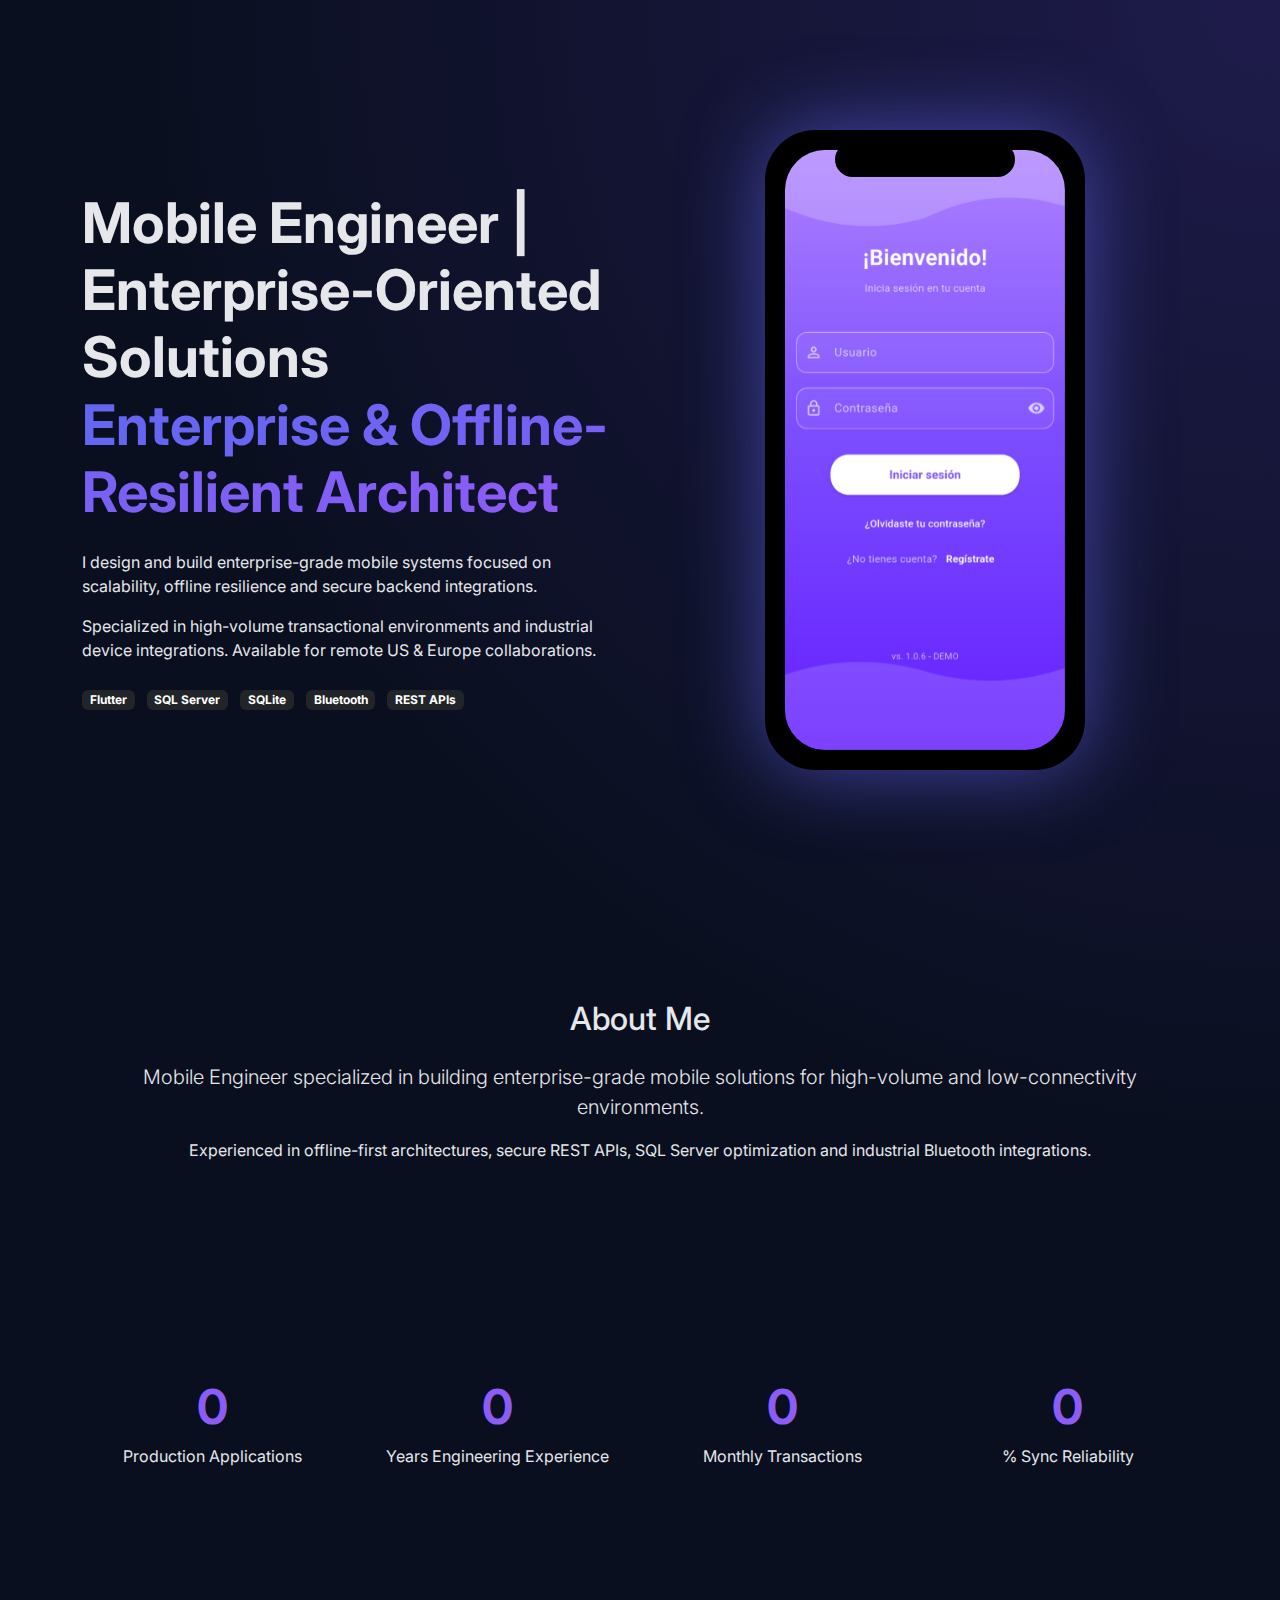
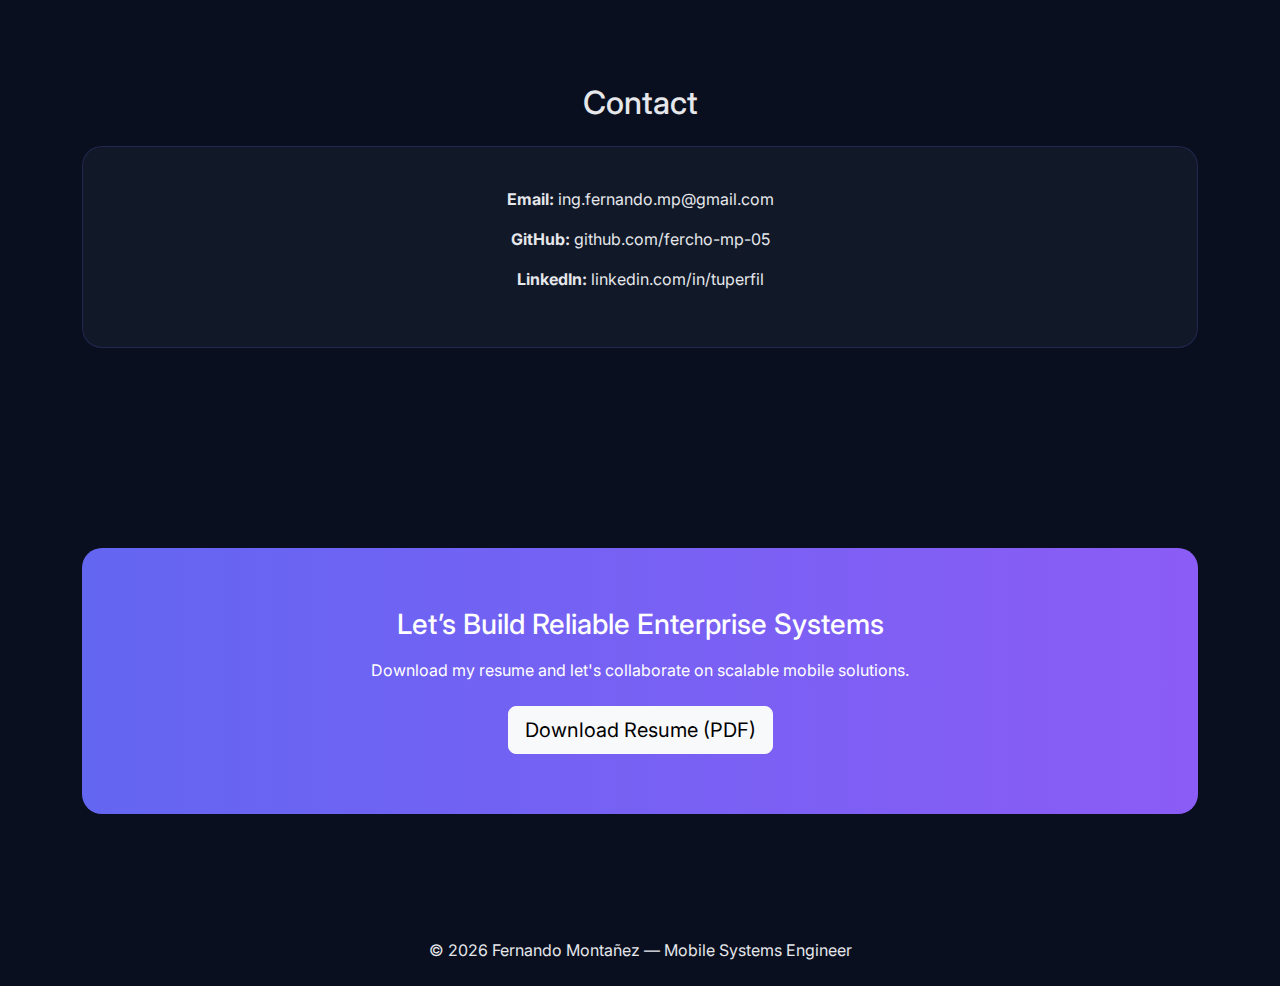
<file: index.html>
<!DOCTYPE html>
<html lang="en">

<head>
    <meta charset="UTF-8">
    <meta name="viewport" content="width=device-width, initial-scale=1.0">
    <title>Fernando Montañez | Mobile Engineer</title>

    <!-- Bootstrap -->
    <link href="https://cdn.jsdelivr.net/npm/bootstrap@5.3.2/dist/css/bootstrap.min.css" rel="stylesheet">

    <!-- Google Font -->
    <link href="https://fonts.googleapis.com/css2?family=Inter:wght@400;600;700&display=swap" rel="stylesheet">

    <!-- Custom CSS -->
    <link rel="stylesheet" href="estilos.css">
</head>

<body>

    <!-- HERO -->
    <section class="hero">
        <div class="container">
            <div class="row align-items-center">

                <div class="col-lg-6">
                    <h1 class="display-4 fw-bold">
                        Mobile Engineer | Enterprise-Oriented Solutions<br>
                        <span class="gradient-text">Enterprise & Offline-Resilient Architect</span>
                    </h1>

                    <p class="mt-4">
                        I design and build enterprise-grade mobile systems focused on scalability,
                        offline resilience and secure backend integrations.
                    </p>

                    <p>
                        Specialized in high-volume transactional environments and industrial
                        device integrations. Available for remote US & Europe collaborations.
                    </p>

                    <div class="mt-4">
                        <span class="badge bg-dark me-2">Flutter</span>
                        <span class="badge bg-dark me-2">SQL Server</span>
                        <span class="badge bg-dark me-2">SQLite</span>
                        <span class="badge bg-dark me-2">Bluetooth</span>
                        <span class="badge bg-dark">REST APIs</span>
                    </div>
                </div>

                <div class="col-lg-6 text-center mt-5 mt-lg-0">
                    <div class="iphone mx-auto">
                        <div class="notch"></div>
                        <div class="screen">
                            <div id="carouselApp" class="carousel slide h-100">
                                <div class="carousel-inner h-100">
                                    <div class="carousel-item active h-100">
                                        <img src="images/cognispend_login.png" alt="App 1">
                                    </div>
                                    <div class="carousel-item h-100">
                                        <img src="images/vocto_login.png" alt="App 2">
                                    </div>
                                </div>
                            </div>
                        </div>
                    </div>
                </div>

            </div>
        </div>
    </section>

    <!-- ABOUT -->
    <section>
        <div class="container text-center">
            <h2 class="mb-4">About Me</h2>

            <p class="lead">
                Mobile Engineer specialized in building enterprise-grade mobile solutions
                for high-volume and low-connectivity environments.
            </p>

            <p>
                Experienced in offline-first architectures, secure REST APIs,
                SQL Server optimization and industrial Bluetooth integrations.
            </p>
        </div>
    </section>

    <!-- METRICS -->
    <section id="metrics">
        <div class="container text-center">
            <div class="row g-4">
                <div class="col-md-3">
                    <h2 class="counter" data-target="5">0</h2>
                    <p>Production Applications</p>
                </div>
                <div class="col-md-3">
                    <h2 class="counter" data-target="3">0</h2>
                    <p>Years Engineering Experience</p>
                </div>
                <div class="col-md-3">
                    <h2 class="counter" data-target="20000">0</h2>
                    <p>Monthly Transactions</p>
                </div>
                <div class="col-md-3">
                    <h2 class="counter" data-target="99">0</h2>
                    <p>% Sync Reliability</p>
                </div>
            </div>
        </div>
    </section>

    <!-- CONTACT -->
    <section id="contact">
        <div class="container text-center">
            <h2 class="mb-4">Contact</h2>
            <div class="contact-box">
                <p><strong>Email:</strong> ing.fernando.mp@gmail.com</p>
                <p><strong>GitHub:</strong> github.com/fercho-mp-05</p>
                <p><strong>LinkedIn:</strong> linkedin.com/in/tuperfil</p>
            </div>
        </div>
    </section>

    <!-- CTA -->
    <section>
        <div class="container">
            <div class="cta">
                <h3 class="text-white mb-3">Let’s Build Reliable Enterprise Systems</h3>
                <p class="text-white mb-4">
                    Download my resume and let's collaborate on scalable mobile solutions.
                </p>
                <a href="CV_Fernando_Montanez.pdf" download class="btn btn-light btn-lg">
                    Download Resume (PDF)
                </a>
            </div>
        </div>
    </section>

    <footer class="text-center py-4">
        © 2026 Fernando Montañez — Mobile Systems Engineer
    </footer>

    <!-- Bootstrap JS -->
    <script src="https://cdn.jsdelivr.net/npm/bootstrap@5.3.2/dist/js/bootstrap.bundle.min.js"></script>

    <!-- Custom JS -->
    <script src="app.js"></script>

</body>
</html>
</file>
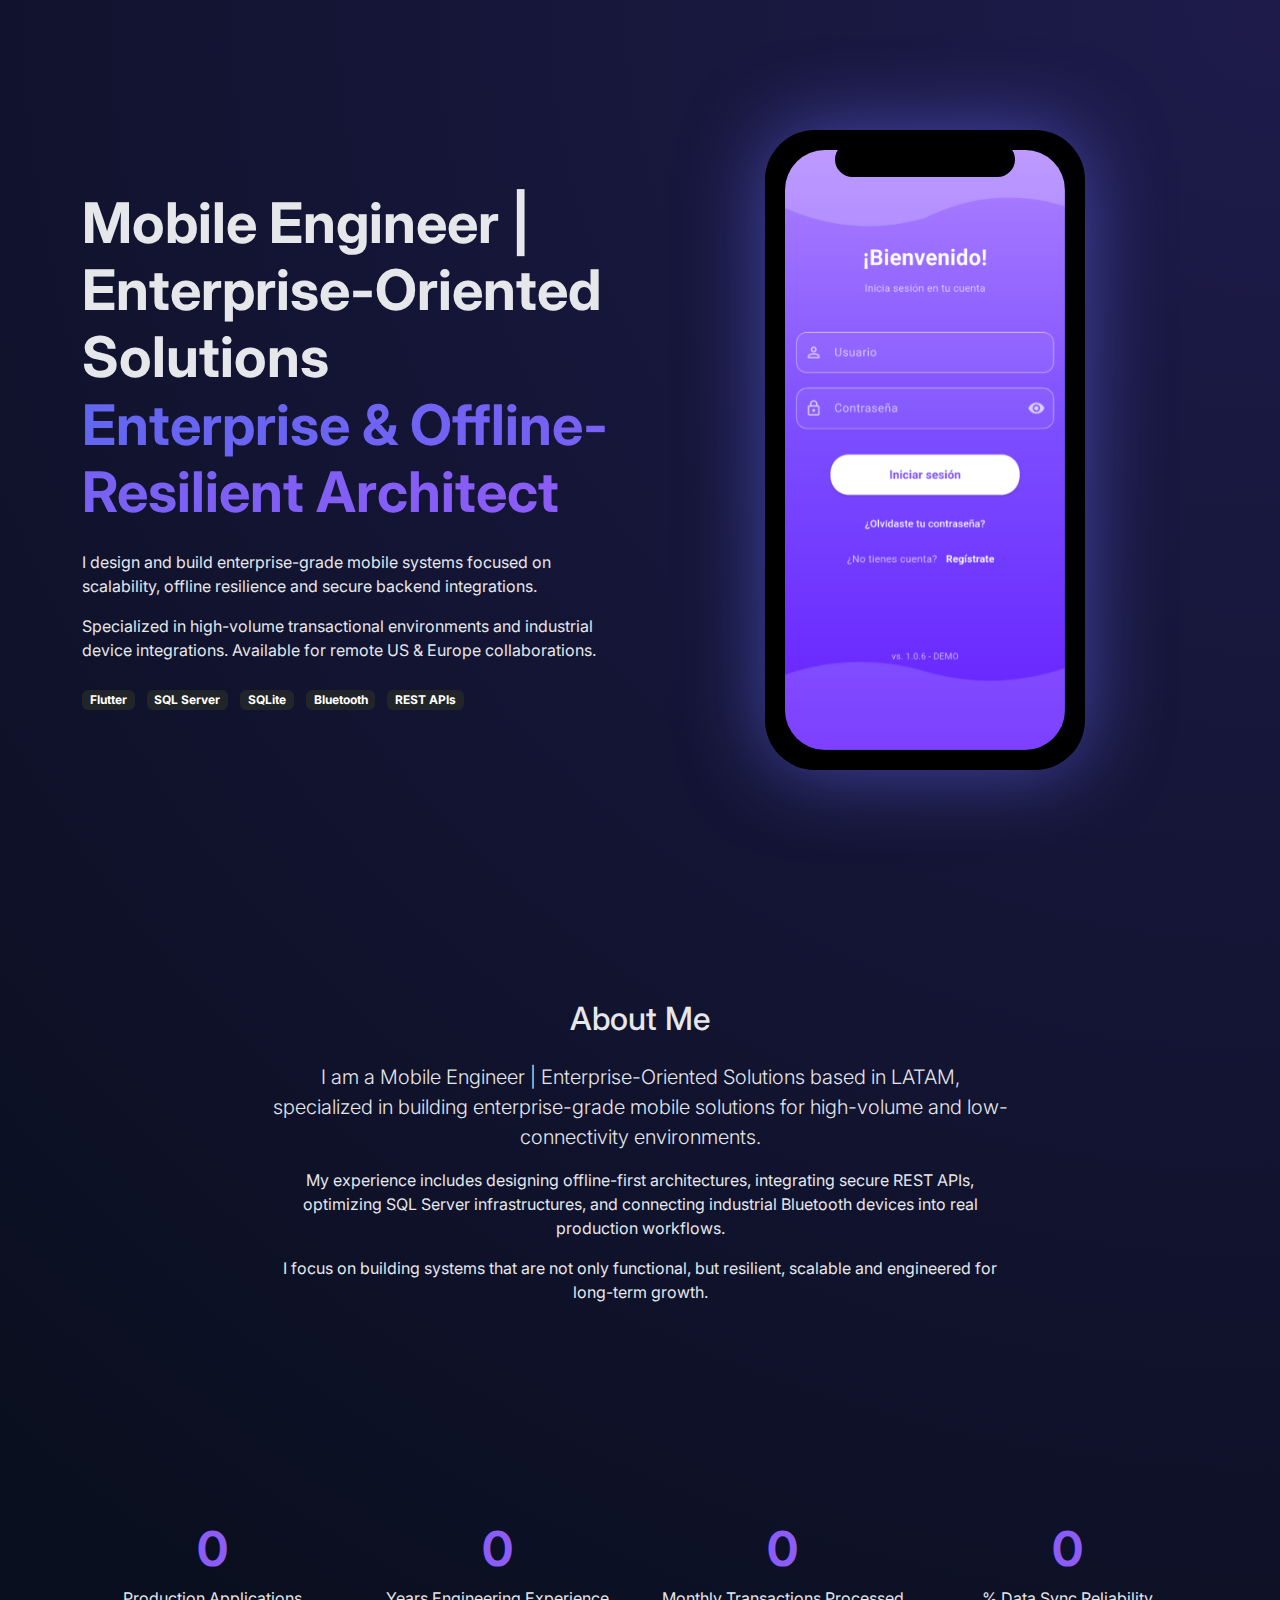
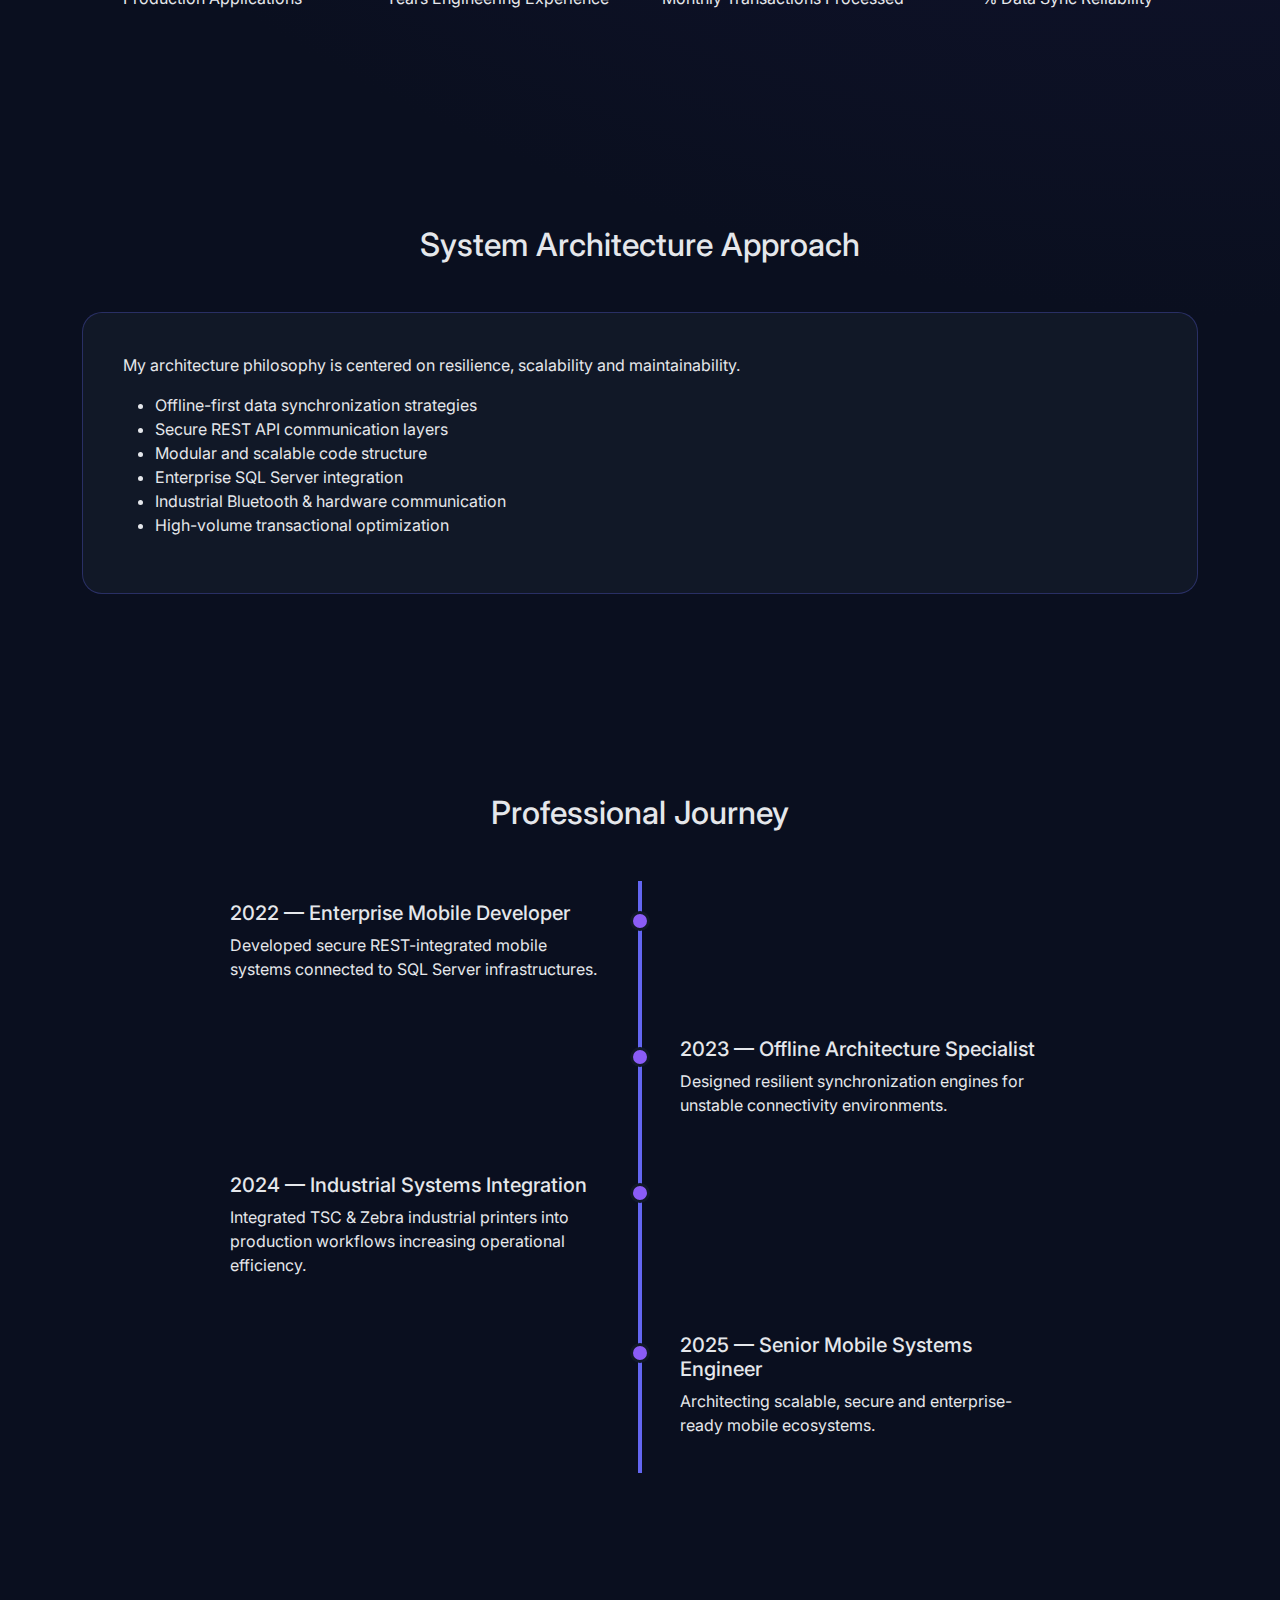
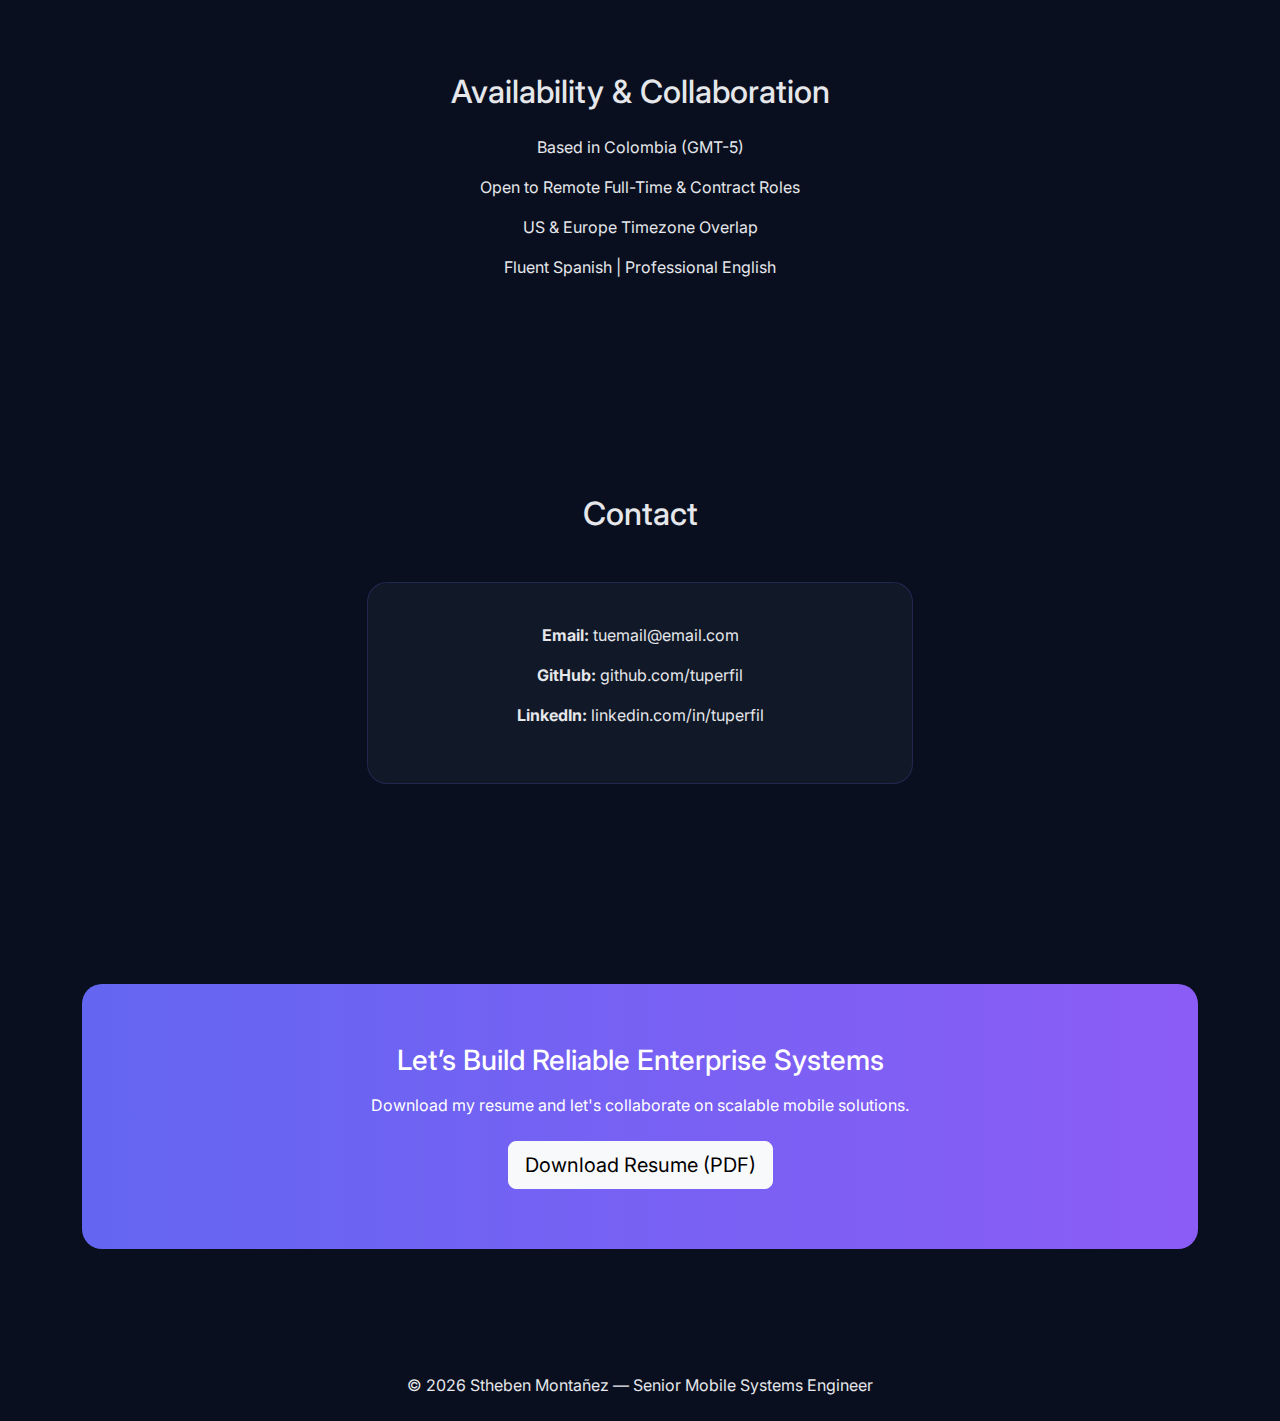
<file: index copy.html>
<!DOCTYPE html>
<html lang="en">

<head>
    <meta charset="UTF-8">
    <meta name="viewport" content="width=device-width, initial-scale=1.0">
    <title>Stheben Montañez | Senior Mobile Systems Engineer</title>

    <link href="https://cdn.jsdelivr.net/npm/bootstrap@5.3.2/dist/css/bootstrap.min.css" rel="stylesheet">
    <link href="https://fonts.googleapis.com/css2?family=Inter:wght@400;600;700&display=swap" rel="stylesheet">

    <style>
        :root {
            --bg-dark: radial-gradient(circle at top right, #1e1b4b 0%, #0a0f1f 40%);
            --text-dark: #e5e7eb;
            --card-bg: #111827;
            --primary: #6366f1;
        }

        body {
            font-family: 'Inter', sans-serif;
            background: var(--bg-dark);
            color: var(--text-dark);
            overflow-x: hidden;
        }

        section {
            padding: 100px 0;
        }

        .gradient-text {
            background: linear-gradient(90deg, #6366f1, #8b5cf6);
            -webkit-background-clip: text;
            -webkit-text-fill-color: transparent;
        }

        .hero {
            min-height: 100vh;
            display: flex;
            align-items: center;
        }

        .iphone {
            width: 320px;
            height: 640px;
            background: #000;
            border-radius: 50px;
            padding: 20px;
            position: relative;
            box-shadow: 0 0 80px rgba(99, 102, 241, 0.6);
        }

        .notch {
            position: absolute;
            top: 12px;
            left: 50%;
            transform: translateX(-50%);
            width: 180px;
            height: 35px;
            background: #000;
            border-radius: 25px;
            z-index: 10;
        }

        .screen {
            width: 100%;
            height: 100%;
            background: #111827;
            border-radius: 40px;
            overflow: hidden;
        }

        .screen img {
            width: 100%;
            height: 100%;
            object-fit: cover;
        }

        .architecture-box {
            background: #111827;
            padding: 40px;
            border-radius: 20px;
            border: 1px solid rgba(99, 102, 241, 0.3);
        }

        .timeline {
            position: relative;
            max-width: 900px;
            margin: auto;
        }

        .timeline::after {
            content: '';
            position: absolute;
            width: 4px;
            background: #6366f1;
            top: 0;
            bottom: 0;
            left: 50%;
            margin-left: -2px;
        }

        .timeline-item {
            padding: 20px 40px;
            position: relative;
            width: 50%;
        }

        .timeline-item::after {
            content: '';
            position: absolute;
            width: 20px;
            height: 20px;
            right: -10px;
            background: #8b5cf6;
            border: 3px solid #111827;
            top: 30px;
            border-radius: 50%;
            z-index: 1;
        }

        .left {
            left: 0;
        }

        .right {
            left: 50%;
        }

        .right::after {
            left: -10px;
        }

        @media screen and (max-width:768px) {
            .timeline::after {
                left: 20px;
            }

            .timeline-item {
                width: 100%;
                padding-left: 60px;
                padding-right: 25px;
            }

            .timeline-item::after {
                left: 15px;
            }

            .right {
                left: 0%;
            }
        }

        #metrics h2 {
            font-size: 48px;
            font-weight: 700;
            color: #8b5cf6;
        }

        .contact-box {
            background: #111827;
            border-radius: 20px;
            padding: 40px;
            border: 1px solid rgba(99, 102, 241, 0.2);
        }

        .cta {
            background: linear-gradient(90deg, #6366f1, #8b5cf6);
            padding: 60px 20px;
            border-radius: 20px;
            text-align: center;
        }

        footer {
            background: #0a0f1f;
        }
    </style>
</head>

<body>

    <!-- HERO -->
    <section class="hero">
        <div class="container">
            <div class="row align-items-center">

                <div class="col-lg-6">
                    <h1 class="display-4 fw-bold">
                        Mobile Engineer | Enterprise-Oriented Solutions<br>
                        <span class="gradient-text">Enterprise & Offline-Resilient Architect</span>
                    </h1>

                    <p class="mt-4">
                        I design and build enterprise-grade mobile systems focused on scalability,
                        offline resilience and secure backend integrations.
                    </p>

                    <p>
                        Specialized in high-volume transactional environments and industrial
                        device integrations. Available for remote US & Europe collaborations.
                    </p>

                    <div class="mt-4">
                        <span class="badge bg-dark me-2">Flutter</span>
                        <span class="badge bg-dark me-2">SQL Server</span>
                        <span class="badge bg-dark me-2">SQLite</span>
                        <span class="badge bg-dark me-2">Bluetooth</span>
                        <span class="badge bg-dark">REST APIs</span>
                    </div>

                </div>

                <div class="col-lg-6 text-center mt-5 mt-lg-0">
                    <div class="iphone mx-auto">
                        <div class="notch"></div>
                        <div class="screen">
                            <div id="carouselApp" class="carousel slide h-100">
                                <div class="carousel-inner h-100">
                                    <div class="carousel-item active h-100">
                                        <img src="images/cognispend_login.png">
                                    </div>
                                    <div class="carousel-item h-100">
                                        <img src="images/vocto_login.png">
                                    </div>
                                </div>
                            </div>
                        </div>
                    </div>
                </div>

            </div>
        </div>
    </section>

    <!-- ABOUT ME -->
    <section>
        <div class="container">
            <div class="row justify-content-center">
                <div class="col-lg-8 text-center">

                    <h2 class="mb-4">About Me</h2>

                    <p class="lead">
                        I am a Mobile Engineer | Enterprise-Oriented Solutions based in LATAM,
                        specialized in building enterprise-grade mobile solutions
                        for high-volume and low-connectivity environments.
                    </p>

                    <p>
                        My experience includes designing offline-first architectures,
                        integrating secure REST APIs, optimizing SQL Server
                        infrastructures, and connecting industrial Bluetooth devices
                        into real production workflows.
                    </p>

                    <p>
                        I focus on building systems that are not only functional,
                        but resilient, scalable and engineered for long-term growth.
                    </p>

                </div>
            </div>
        </div>
    </section>


    <!-- METRICS -->
    <section id="metrics">
        <div class="container text-center">
            <div class="row g-4">
                <div class="col-md-3">
                    <h2 class="counter" data-target="5">0</h2>
                    <p>Production Applications</p>
                </div>
                <div class="col-md-3">
                    <h2 class="counter" data-target="3">0</h2>
                    <p>Years Engineering Experience</p>
                </div>
                <div class="col-md-3">
                    <h2 class="counter" data-target="20000">0</h2>
                    <p>Monthly Transactions Processed</p>
                </div>
                <div class="col-md-3">
                    <h2 class="counter" data-target="99">0</h2>
                    <p>% Data Sync Reliability</p>
                </div>
            </div>
        </div>
    </section>

    <!-- ARCHITECTURE -->
    <section>
        <div class="container">
            <h2 class="text-center mb-5">System Architecture Approach</h2>
            <div class="architecture-box">
                <p>
                    My architecture philosophy is centered on resilience, scalability and maintainability.
                </p>
                <ul>
                    <li>Offline-first data synchronization strategies</li>
                    <li>Secure REST API communication layers</li>
                    <li>Modular and scalable code structure</li>
                    <li>Enterprise SQL Server integration</li>
                    <li>Industrial Bluetooth & hardware communication</li>
                    <li>High-volume transactional optimization</li>
                </ul>
            </div>
        </div>
    </section>

    <!-- TIMELINE -->
    <section>
        <div class="container">
            <h2 class="text-center mb-5">Professional Journey</h2>

            <div class="timeline">

                <div class="timeline-item left">
                    <div class="timeline-content">
                        <h5>2022 — Enterprise Mobile Developer</h5>
                        <p>Developed secure REST-integrated mobile systems connected to SQL Server infrastructures.</p>
                    </div>
                </div>

                <div class="timeline-item right">
                    <div class="timeline-content">
                        <h5>2023 — Offline Architecture Specialist</h5>
                        <p>Designed resilient synchronization engines for unstable connectivity environments.</p>
                    </div>
                </div>

                <div class="timeline-item left">
                    <div class="timeline-content">
                        <h5>2024 — Industrial Systems Integration</h5>
                        <p>Integrated TSC & Zebra industrial printers into production workflows increasing operational
                            efficiency.</p>
                    </div>
                </div>

                <div class="timeline-item right">
                    <div class="timeline-content">
                        <h5>2025 — Senior Mobile Systems Engineer</h5>
                        <p>Architecting scalable, secure and enterprise-ready mobile ecosystems.</p>
                    </div>
                </div>

            </div>

        </div>
    </section>

    <!-- AVAILABILITY -->
    <section>
        <div class="container text-center">
            <h2 class="mb-4">Availability & Collaboration</h2>
            <p>Based in Colombia (GMT-5)</p>
            <p>Open to Remote Full-Time & Contract Roles</p>
            <p>US & Europe Timezone Overlap</p>
            <p>Fluent Spanish | Professional English</p>
        </div>
    </section>

    <!-- CONTACT -->
    <section id="contact">
        <div class="container">
            <h2 class="text-center mb-5">Contact</h2>
            <div class="row justify-content-center">
                <div class="col-lg-6">
                    <div class="contact-box text-center">
                        <p><strong>Email:</strong> tuemail@email.com</p>
                        <p><strong>GitHub:</strong> github.com/tuperfil</p>
                        <p><strong>LinkedIn:</strong> linkedin.com/in/tuperfil</p>
                    </div>
                </div>
            </div>
        </div>
    </section>

    <!-- CTA -->
    <section>
        <div class="container">
            <div class="cta">
                <h3 class="text-white mb-3">Let’s Build Reliable Enterprise Systems</h3>
                <p class="text-white mb-4">Download my resume and let's collaborate on scalable mobile solutions.</p>
                <a href="CV_Stheben_Montanez.pdf" download class="btn btn-light btn-lg">
                    Download Resume (PDF)
                </a>
            </div>
        </div>
    </section>

    <footer class="text-center py-4">
        © 2026 Stheben Montañez — Senior Mobile Systems Engineer
    </footer>

    <script src="https://cdn.jsdelivr.net/npm/bootstrap@5.3.2/dist/js/bootstrap.bundle.min.js"></script>

    <script>
        new bootstrap.Carousel('#carouselApp', { interval: 3000, ride: 'carousel', pause: false });

        const counters = document.querySelectorAll('.counter');
        let triggered = false;
        window.addEventListener('scroll', () => {
            const section = document.getElementById('metrics');
            if (section.getBoundingClientRect().top < window.innerHeight && !triggered) {
                counters.forEach(counter => {
                    const update = () => {
                        const target = +counter.dataset.target;
                        const current = +counter.innerText;
                        const increment = target / 100;
                        if (current < target) {
                            counter.innerText = Math.ceil(current + increment);
                            setTimeout(update, 20);
                        } else { counter.innerText = target; }
                    };
                    update();
                });
                triggered = true;
            }
        });
    </script>

</body>

</html>
</file>
<file: estilos.css>
:root {
    --bg-dark: radial-gradient(circle at top right, #1e1b4b 0%, #0a0f1f 40%);
    --text-dark: #e5e7eb;
    --card-bg: #111827;
    --primary: #6366f1;
}

body {
    font-family: 'Inter', sans-serif;
    background: var(--bg-dark);
    color: var(--text-dark);
    overflow-x: hidden;
}

section {
    padding: 100px 0;
}

.gradient-text {
    background: linear-gradient(90deg, #6366f1, #8b5cf6);
    -webkit-background-clip: text;
    -webkit-text-fill-color: transparent;
}

.hero {
    min-height: 100vh;
    display: flex;
    align-items: center;
}

.iphone {
    width: 320px;
    height: 640px;
    background: #000;
    border-radius: 50px;
    padding: 20px;
    position: relative;
    box-shadow: 0 0 80px rgba(99, 102, 241, 0.6);
}

.notch {
    position: absolute;
    top: 12px;
    left: 50%;
    transform: translateX(-50%);
    width: 180px;
    height: 35px;
    background: #000;
    border-radius: 25px;
    z-index: 10;
}

.screen {
    width: 100%;
    height: 100%;
    background: #111827;
    border-radius: 40px;
    overflow: hidden;
}

.screen img {
    width: 100%;
    height: 100%;
    object-fit: cover;
}

#metrics h2 {
    font-size: 48px;
    font-weight: 700;
    color: #8b5cf6;
}

.contact-box {
    background: #111827;
    border-radius: 20px;
    padding: 40px;
    border: 1px solid rgba(99, 102, 241, 0.2);
}

.cta {
    background: linear-gradient(90deg, #6366f1, #8b5cf6);
    padding: 60px 20px;
    border-radius: 20px;
    text-align: center;
}

footer {
    background: #0a0f1f;
}

/* TIMELINE VERTICAL MODERNA */
.timeline-vertical {
    position: relative;
    margin: 4rem 0;
    padding: 2rem 0;
}

.timeline-vertical::before {
    content: '';
    position: absolute;
    left: 50%;
    top: 0;
    transform: translateX(-50%);
    width: 4px;
    height: 100%;
    background: linear-gradient(to bottom, #8b5cf6, #4f46e5);
    box-shadow: 0 0 8px rgba(79, 70, 229, 0.4);
}

.timeline-item {
    position: relative;
    width: 50%;
    padding: 1rem 2rem;
    box-sizing: border-box;
    transition: transform 0.3s, box-shadow 0.3s;
}

.timeline-item.left {
    left: 0;
    text-align: right;
}

.timeline-item.right {
    left: 50%;
    text-align: left;
}

.timeline-point {
    position: absolute;
    top: 1rem;
    width: 16px;
    height: 16px;
    background: #fff;
    border: 4px solid #4f46e5;
    border-radius: 50%;
    z-index: 2;
    box-shadow: 0 0 8px rgba(0, 0, 0, 0.2);
}

.timeline-item.left .timeline-point {
    right: -8px;
}

.timeline-item.right .timeline-point {
    left: -8px;
}

.timeline-content {
    background: linear-gradient(135deg, #4f46e5, #8b5cf6);
    color: #fff;
    padding: 1rem 1.5rem;
    border-radius: 12px;
    display: inline-block;
    box-shadow: 0 4px 10px rgba(0, 0, 0, 0.15);
    transition: transform 0.3s, box-shadow 0.3s;
}

.timeline-content h5 {
    font-weight: 600;
    margin-bottom: 0.5rem;
}

.timeline-content p {
    margin: 0;
}

.timeline-item:hover .timeline-content {
    transform: translateY(-5px);
    box-shadow: 0 8px 20px rgba(0, 0, 0, 0.25);
}

@media (max-width: 768px) {

    .timeline-item,
    .timeline-item.left,
    .timeline-item.right {
        width: 100%;
        left: 0;
        text-align: left;
        padding-left: 3rem;
        padding-right: 1rem;
        margin-bottom: 2rem;
    }

    .timeline-point {
        left: 0 !important;
        right: auto !important;
    }
}

/* FEATURED APPLICATIONS - VERSIÓN MORADA */
.project-card {
    background: linear-gradient(135deg, #4f46e5, #8b5cf6);
    color: #fff;
    /* texto blanco */
    border-radius: 12px;
    padding: 1.5rem;
    box-shadow: 0 6px 18px rgba(0, 0, 0, 0.15);
    transition: transform 0.3s, box-shadow 0.3s;
    height: 100%;
    display: flex;
    flex-direction: column;
    justify-content: space-between;
}

.project-card h5 {
    font-weight: 600;
    font-size: 1.25rem;
    margin-bottom: 0.75rem;
    color: #fff;
    /* mantiene el título en blanco */
}

.project-card p {
    color: #e0e0ff;
    /* texto secundario un poco más claro para contraste */
    flex-grow: 1;
}

.project-card small {
    color: #dcd6ff;
    /* texto de menor jerarquía más tenue */
    margin-top: 1rem;
    display: block;
}

.project-card:hover {
    transform: translateY(-6px);
    box-shadow: 0 12px 24px rgba(0, 0, 0, 0.25);
}

/* ABOUT ME - CUADRO AJUSTADO MORADO CLARO */
#about-me {
    max-width: 800px;       /* limita el ancho del cuadro */
    margin: 3rem auto;      /* centrado horizontal con margen superior e inferior */
    padding: 2rem 2rem;     /* padding más compacto */
    background: #e0d7ff;    /* morado claro suave */
    border-radius: 16px;
    box-shadow: 0 6px 20px rgba(0, 0, 0, 0.1);
    text-align: center;
}

#about-me h2 {
    font-weight: 700;
    font-size: 2rem;        /* un poquito más pequeño que antes */
    color: #4f46e5;
    margin-bottom: 1rem;
}

#about-me p.lead {
    font-size: 1.05rem;
    color: #2d2d2d;
    margin-bottom: 0.75rem;
}

#about-me p {
    font-size: 0.95rem;
    color: #333333;
    line-height: 1.6;
    margin-bottom: 0.5rem;
}
</file>
